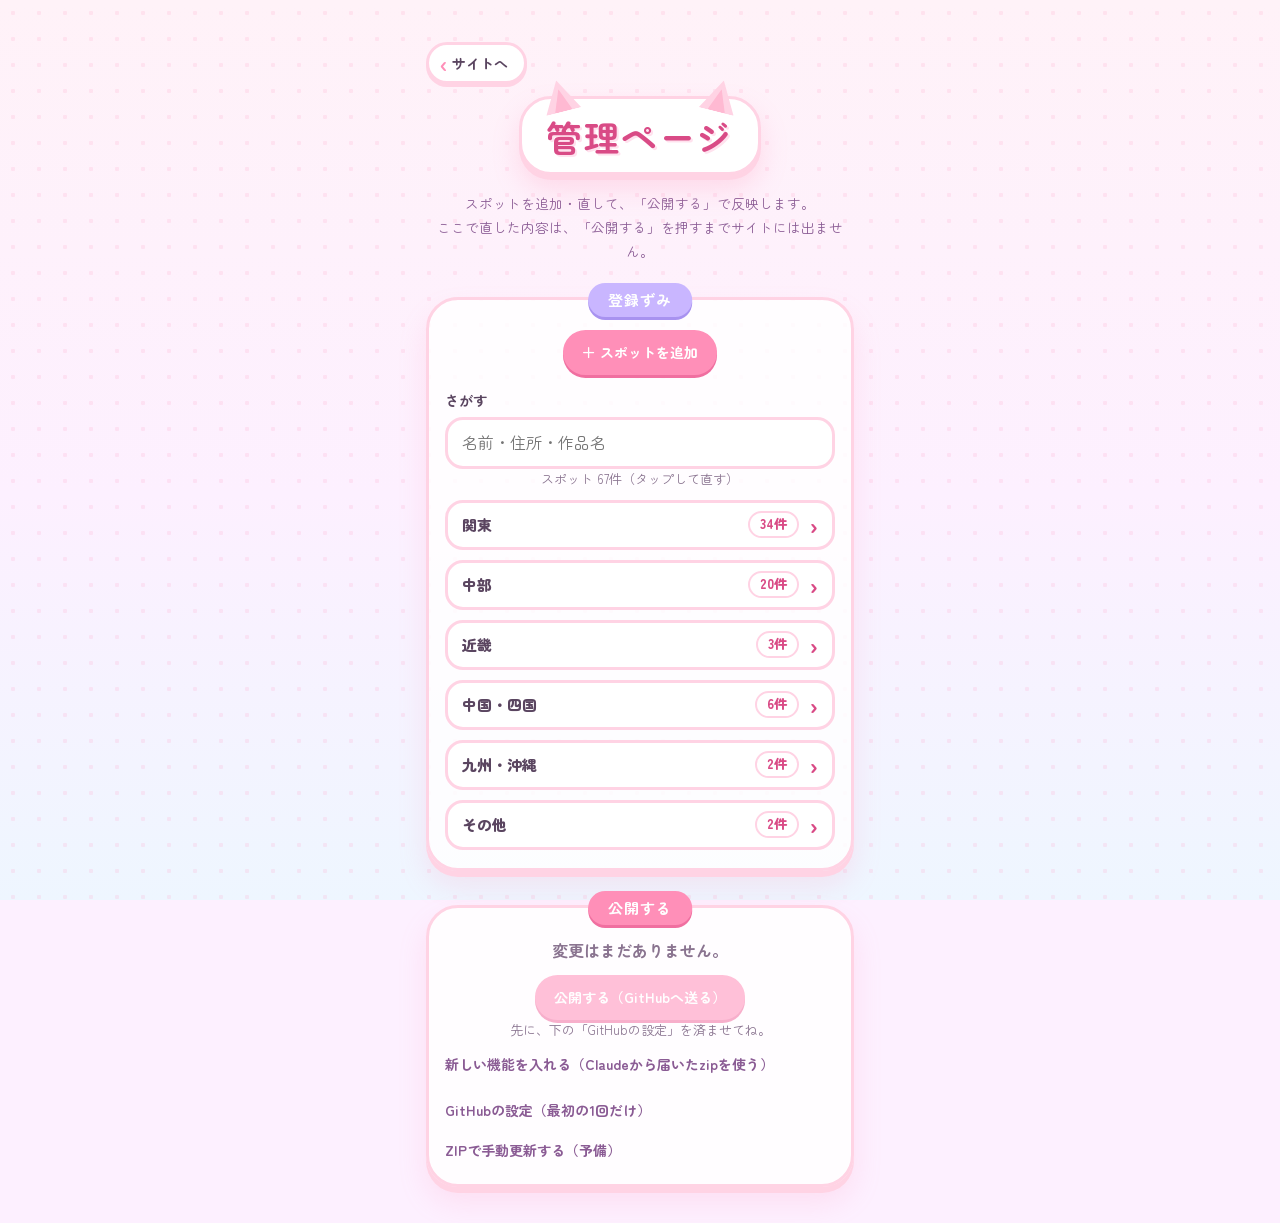
<file: admin/index.html>
<!DOCTYPE html>
<html lang="ja">
<head>
<meta charset="utf-8">
<meta name="viewport" content="width=device-width, initial-scale=1, viewport-fit=cover">
<meta name="robots" content="noindex,nofollow">
<meta name="color-scheme" content="light">
<meta name="theme-color" content="#ffe3ee">
<title>管理ページ｜聖ちぃ巡礼マップ</title>
<link rel="icon" href="data:,">
<link rel="preconnect" href="https://fonts.googleapis.com">
<link rel="preconnect" href="https://fonts.gstatic.com" crossorigin>
<link href="https://fonts.googleapis.com/css2?family=Zen+Maru+Gothic:wght@500;700&display=swap" rel="stylesheet">
<link rel="stylesheet" href="../css/style.css">
<link rel="stylesheet" href="admin.css">
</head>
<body>
<svg width="0" height="0" style="position:absolute" aria-hidden="true" focusable="false"><symbol id="paw" viewBox="0 0 24 24"><ellipse cx="12" cy="16.3" rx="6" ry="4.7"/><ellipse cx="4.8" cy="10.8" rx="2.5" ry="3.1"/><ellipse cx="9.3" cy="6.3" rx="2.6" ry="3.3"/><ellipse cx="14.7" cy="6.3" rx="2.6" ry="3.3"/><ellipse cx="19.2" cy="10.8" rx="2.5" ry="3.1"/></symbol></svg>
<main class="page admin">

<div class="rp-top">
<a class="back" href="../index.html"><span class="chev" aria-hidden="true">‹</span>サイトへ</a>
</div>

<header class="rp-head">
<div class="title-badge">
<span class="ear ear-l"></span><span class="ear ear-r"></span>
<h1 class="title">管理ページ</h1>
</div>
<p class="lead">スポットを追加・直して、「公開する」で反映します。<br>ここで直した内容は、「公開する」を押すまでサイトには出ません。</p>
</header>

<section class="card v-form" id="card-form" aria-labelledby="t-form">
<h2 id="t-form" class="pill">スポットを追加</h2>
<p class="backrow"><button type="button" class="btn" id="b-back">‹ 一覧にもどる</button></p>
<form id="spot-form" novalidate>
<p class="mode" id="mode" hidden></p>

<div class="field">
<label for="f-region">地方</label>
<select id="f-region"><option value="hokkaido">北海道</option><option value="tohoku">東北</option><option value="kanto">関東</option><option value="chubu">中部</option><option value="kinki">近畿</option><option value="chugoku-shikoku">中国・四国</option><option value="kyushu-okinawa">九州・沖縄</option><option value="other">その他</option></select>
</div>
<div class="field" id="wrap-name">
<label for="f-name">スポット名 <em>必須</em></label>
<input id="f-name" type="text" autocomplete="off">
</div>
<div class="field">
<label class="chk"><input type="checkbox" id="f-chain"> チェーン店</label>
<p class="hint">オンにすると、カードに「🏪 チェーン店」と出ます。住所や位置を決めたお店でも使えます。</p>
<div id="wrap-chn" hidden>
<label for="f-chainname">チェーン名（スポット名）<em>必須</em></label>
<input id="f-chainname" type="text" autocomplete="off" placeholder="例：HARBS">
<label for="f-branch">ちぃちゃんが行った店舗名</label>
<input id="f-branch" type="text" autocomplete="off" placeholder="例：ニュウマン高輪店">
<p class="hint">チェーン店のときは、スポット名の欄のかわりに、この2つを入れます。カードには「チェーン名 店舗名」とつながって出ます（いまの見た目と同じです）。行った人が「他の店舗」をえらぶときは、ここがちぃちゃんの店舗として一番上に出ます。</p>
<p class="hint" id="chn-pv"></p>
</div>
<label class="chk"><input type="checkbox" id="f-noplace"> 場所がきまっていない</label>
<p class="hint">オンにすると、住所と位置は入れなくてOKです。地図にピンは出さず、「近くのお店をさがす」ボタンで探せるようになります。</p>
<div id="wrap-more" hidden>
<label>その他の県（いくつでもえらべます）</label>
<div id="f-more" class="prefpick"></div>
<p class="hint">チェーン店が、住所の県のほかにもあるときにえらんでね。同じ地方のほかの県も、ほかの地方の県もえらべます。えらんだ県がある地方のページにも、「その他」ラベルつきで出ます（下のほうに並びます）。</p>
</div>
<div id="wrap-pref" hidden>
<label>都道府県（いくつでもえらべます）</label>
<div id="f-pref" class="prefpick"></div>
<p class="hint">わかるときだけえらんでね（チェックはいくつでもOK）。「その他」以外の地方では、「場所がきまっていない」のときにえらべて、えらぶとその県のボタンで絞り込んだときに出ます（えらばないと、どの県の絞り込みでも出ます）。「その他」では、えらぶとその県のボタンが出ます。海外などは、えらばなくてOKです。</p>
</div>
</div>
<div class="field">
<label for="f-addr">住所 <em id="em-addr">必須</em></label>
<input id="f-addr" type="text" autocomplete="off" placeholder="例：東京都渋谷区神宮前3-5-1">
</div>
<div class="field">
<span class="lab">作品名・メニュー名（いくつでもOK）</span>
<div id="works"></div>
<div class="btns"><button type="button" class="btn" id="b-addwork">＋ メニューを足す</button></div>
</div>
<div class="field">
<label for="f-tabelog">🍴食べログのリンク（あれば）</label>
<input id="f-tabelog" type="text" inputmode="url" placeholder="https://tabelog.com/...">
</div>
<div class="field">
<label for="f-hp">🔗ホームページのリンク（あれば）</label>
<input id="f-hp" type="text" inputmode="url" placeholder="https://...">
</div>
<div class="field">
<label for="f-insta">Instagramのリンク（あれば）</label>
<input id="f-insta" type="text" inputmode="url" placeholder="https://www.instagram.com/...">
</div>
<div class="field">
<label for="f-note">ひとこと</label>
<textarea id="f-note" rows="3"></textarea>
</div>
<div class="field">
<span class="lab">引用先（いくつでもOK）</span>
<div id="srcs"></div>
<div class="btns"><button type="button" class="btn" id="b-addsrc">＋ 引用先を足す</button></div>
<p class="hint">名前・リンク・投稿日は、どれも空でかまいません。ぜんぶ空の行は保存しません。</p>
</div>

<div class="field" id="wrap-br" hidden>
<span class="lab">店舗リスト（行った店舗として、えらべるお店）</span>
<div id="brs"></div>
<div class="btns"><button type="button" class="btn" id="b-addbr">＋ 店舗を足す</button></div>
<p class="hint">店舗名と住所を入れて「位置をさがす」を押すと、行った人の地図にピンが出ます。位置がなくても保存できます。</p>
</div>

<div class="field" id="wrap-pos">
<span class="lab">位置 <em>必須</em></span>
<div class="btns">
<button type="button" class="btn" id="b-search">住所から位置をさがす</button>
<button type="button" class="btn" id="b-pick">地図でえらぶ</button>
</div>
<p class="hint" id="pos-msg" role="status">まだ決まっていません。</p>
<div id="pickmap" class="pickmap" hidden></div>
<details>
<summary>位置を数字で直す</summary>
<div class="two">
<div><label for="f-lon">経度</label><input id="f-lon" type="text" inputmode="decimal" autocomplete="off"></div>
<div><label for="f-lat">緯度</label><input id="f-lat" type="text" inputmode="decimal" autocomplete="off"></div>
</div>
</details>
</div>

<div class="field">
<label for="f-photos">写真（なくてもOK）</label>
<input id="f-photos" type="file" accept="image/*" multiple>
<p class="hint">人の顔や自宅が写っていないか、公開してよい写真かを確認してね。大きい写真は自動で小さくして、撮影した場所の情報も消します。</p>
<ul class="thumbs" id="thumbs"></ul>
</div>

<p class="err" id="f-err" role="alert"></p>
<div class="btns">
<button type="submit" class="btn btn-main" id="b-save">追加する</button>
<button type="button" class="btn" id="b-cancel">やめる</button>
<button type="button" class="btn btn-del" id="b-del" hidden>このスポットを削除</button>
</div>
</form>
</section>

<section class="card v-home" aria-labelledby="t-list">
<h2 id="t-list" class="pill pill-lav">登録ずみ</h2>
<div class="btns center"><button type="button" class="btn btn-main" id="b-new">＋ スポットを追加</button></div>
<div class="field qwrap" id="q-wrap" hidden><label for="q">さがす</label><input id="q" type="search" autocomplete="off" placeholder="名前・住所・作品名"></div>
<p class="hint center" id="list-msg" role="status">読み込み中…</p>
<p class="undo" id="undo" role="status" hidden></p>
<div id="list"></div>
</section>

<section class="card v-home" aria-labelledby="t-build">
<h2 id="t-build" class="pill">公開する</h2>
<p class="dirty" id="dirty" role="status">変更はまだありません。</p>
<div class="btns center">
<button type="button" class="btn btn-main" id="b-pub" disabled>公開する（GitHubへ送る）</button>
</div>
<p class="hint center" id="pub-msg" role="status">先に、下の「GitHubの設定」を済ませてね。</p>

<details id="zip-up">
<summary>新しい機能を入れる（Claudeから届いたzipを使う）</summary>
<p class="hint">Claudeから「chii-site.zip」が届いたときに、ここで選んで送ります。スポットのデータと写真はそのまま残ります。先に「GitHubの設定」を済ませてね。</p>
<div class="field"><input id="f-zip" type="file" accept=".zip,application/zip"></div>
<div class="btns center"><button type="button" class="btn" id="b-gh-zip" disabled>zipの中身を送る</button></div>
</details>

<details id="gh-set">
<summary>GitHubの設定（最初の1回だけ）</summary>
<ol class="steps">
<li><b>GitHub でリポジトリを作る</b>：右上の「＋」→「New repository」。名前は自由（例：chii-site）。<b>「Add a README file」にチェック</b>を入れて作ります（空のままだと送れません）。</li>
<li><b>トークン（鍵）を作る</b>：GitHub の「Settings」→「Developer settings」→「Personal access tokens」→「Fine-grained tokens」→「Generate new token」。「Repository access」は <b>Only select repositories</b> で、いま作ったリポジトリだけを選びます。「Permissions」→「Repository permissions」の <b>Contents</b> を <b>Read and write</b> にして作成し、表示された文字列をコピーします（もう一度は見られません）。</li>
<li><b>下の3つの欄に入れる</b>：「ユーザー名/リポジトリ名」「ブランチ」「トークン」を入れて、「保存して接続テスト」を押します。</li>
<li>テストが通ったら、<b>「サイト全体を送る（最初の1回）」</b>を押します。サイトの全ファイルとスポットの写真が GitHub に入ります。</li>
<li><b>Cloudflare Pages を GitHub につなぐ</b>：Cloudflare の「Workers &amp; Pages」→「Create」→「Pages」→「Connect to Git」で、このリポジトリを選びます。「Framework preset」は None、「Build command」は空、「Build output directory」は <b>/</b> にして「Save and Deploy」。</li>
<li>できあがったアドレス（○○.pages.dev）が、これからの公開アドレスです。以前のアドレスと違う場合は、新しい方を使ってね。</li>
</ol>
<div class="field"><label for="f-gh-repo">ユーザー名/リポジトリ名</label><input id="f-gh-repo" type="text" autocomplete="off" autocapitalize="off" spellcheck="false" placeholder="例：yourname/chii-site"></div>
<div class="field"><label for="f-gh-branch">ブランチ</label><input id="f-gh-branch" type="text" autocomplete="off" autocapitalize="off" spellcheck="false" value="main"></div>
<div class="field"><label for="f-gh-token">トークン</label><input id="f-gh-token" type="password" autocomplete="off" autocapitalize="off" spellcheck="false" placeholder="github_pat_…"></div>
<p class="hint">トークンは、いま使っているこの端末のブラウザにだけ保存します（サイトや GitHub には出ません）。別の端末で使うときは、そこでもう一度入れてね。共有のパソコンでは、使い終わったら下の「設定を消す」を押してください。</p>
<div class="btns">
<button type="button" class="btn btn-main" id="b-gh-test">保存して接続テスト</button>
<button type="button" class="btn" id="b-gh-full" disabled>サイト全体を送る（最初の1回）</button>
<button type="button" class="btn btn-del" id="b-gh-clear">設定を消す</button>
</div>
<p class="hint" id="gh-msg" role="status"></p>
</details>

<details>
<summary>ZIPで手動更新する（予備）</summary>
<div class="btns center" style="margin-top:10px">
<button type="button" class="btn" id="b-build">更新ファイルを作る</button>
</div>
<p class="hint center" id="build-msg" role="status"></p>
<div class="btns center"><a class="btn btn-main" id="dl" hidden>ZIPを保存する</a></div>
<ol class="steps">
<li>「更新ファイルを作る」を押して、できたZIPを保存します。</li>
<li>Cloudflare で、ZIPを直接アップロードする方式のプロジェクトを開き、「新しいデプロイを作成（Create new deployment）」にZIPをドラッグ＆ドロップします。</li>
</ol>
<p class="hint center">GitHub につないだプロジェクトには、ZIPのアップロードは使えません。</p>
<details>
<summary>spots.js の中身を見る</summary>
<textarea id="js-out" rows="10" readonly spellcheck="false"></textarea>
</details>
</details>
</section>

</main>
<script src="admin.js"></script>
</body>
</html>
</file>
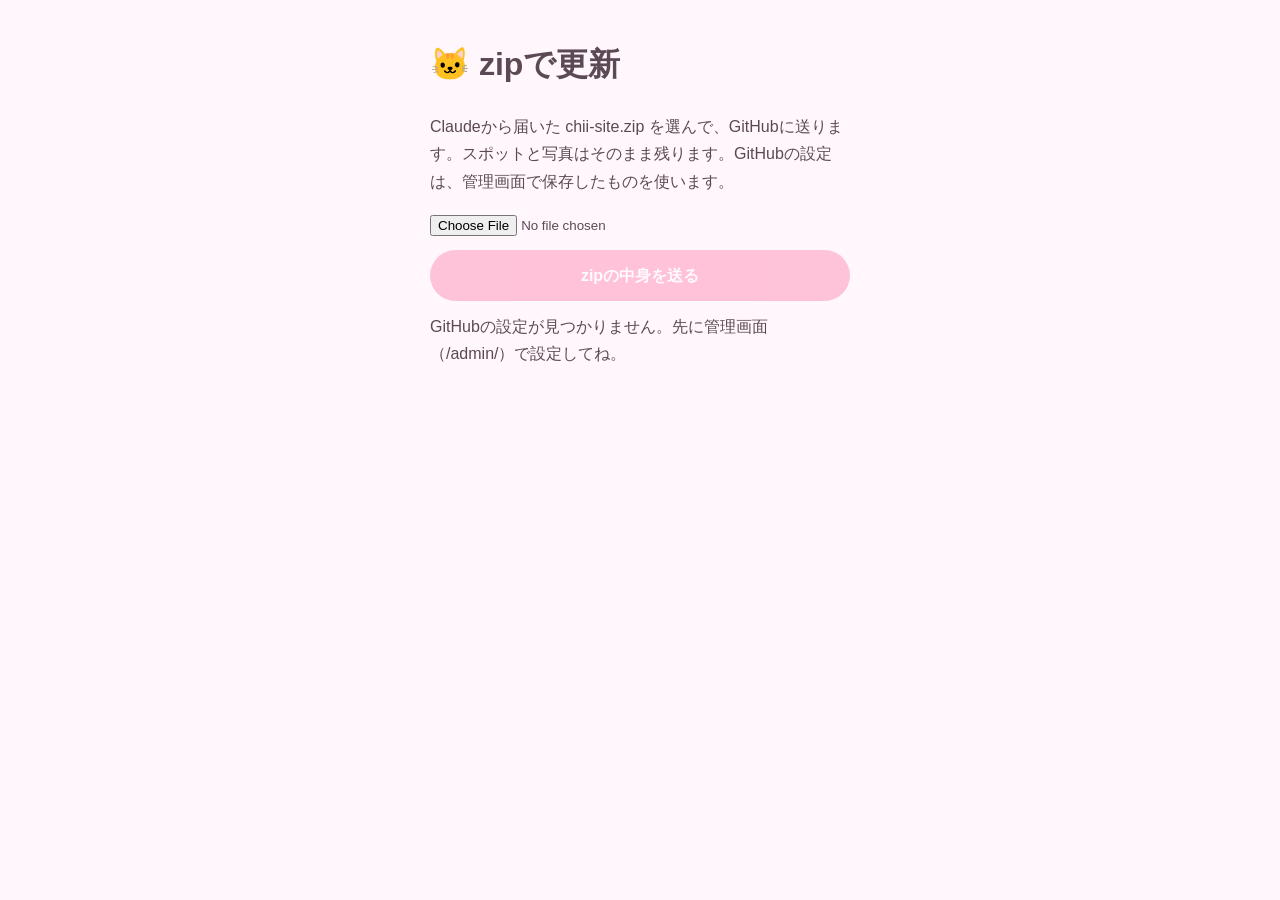
<file: admin/update.html>
<!doctype html><html lang="ja"><head><meta charset="utf-8"><meta name="viewport" content="width=device-width,initial-scale=1"><meta name="robots" content="noindex"><title>zipで更新</title>
<style>body{font:16px/1.7 sans-serif;max-width:420px;margin:0 auto;padding:16px;background:#fff7fb;color:#5b4a55}button{font:inherit;font-weight:700;padding:12px;width:100%;border:0;border-radius:99px;background:#ff8fb8;color:#fff;margin-top:12px}button:disabled{opacity:.5}#m{white-space:pre-wrap;margin-top:12px}</style></head><body>
<h1>🐱 zipで更新</h1>
<p>Claudeから届いた chii-site.zip を選んで、GitHubに送ります。スポットと写真はそのまま残ります。GitHubの設定は、管理画面で保存したものを使います。</p>
<input type="file" id="z" accept=".zip"><button id="go" disabled>zipの中身を送る</button><p id="m"></p>
<script>
var $=function(i){return document.getElementById(i)},m=$('m'),gh=null;
try{gh=JSON.parse(localStorage.getItem('chii-admin-gh-v1'))}catch(e){}
if(!gh||!gh.repo||!gh.token)m.textContent='GitHubの設定が見つかりません。先に管理画面（/admin/）で設定してね。';
$('z').onchange=function(){$('go').disabled=!(gh&&gh.token&&$('z').files.length)};
function api(p,o){o=o||{};return fetch('https://api.github.com/repos/'+gh.repo+p,{method:o.method||'GET',headers:{Authorization:'Bearer '+gh.token,Accept:'application/vnd.github+json','Content-Type':'application/json'},body:o.body?JSON.stringify(o.body):void 0}).then(function(r){return r.json().then(function(j){if(!r.ok)throw new Error(r.status+' '+(j.message||''));return j})})}
function b64(u8){return new Promise(function(ok){var f=new FileReader();f.onload=function(){ok(f.result.split(',')[1])};f.readAsDataURL(new Blob([u8]))})}
function readZip(file){return file.arrayBuffer().then(function(buf){var dv=new DataView(buf),u=new Uint8Array(buf),n=u.length,e=-1,i;for(i=n-22;i>=Math.max(0,n-70000);i--)if(dv.getUint32(i,true)===0x06054b50){e=i;break}
if(e<0)throw new Error('zipとして読めません');var c=dv.getUint16(e+10,true),o=dv.getUint32(e+16,true),L=[];
for(var k=0;k<c;k++){var me=dv.getUint16(o+10,true),cs=dv.getUint32(o+20,true),nl=dv.getUint16(o+28,true),el=dv.getUint16(o+30,true),cl=dv.getUint16(o+32,true),lo=dv.getUint32(o+42,true);L.push({n:new TextDecoder().decode(u.subarray(o+46,o+46+nl)),me:me,cs:cs,lo:lo});o+=46+nl+el+cl}
return L.reduce(function(p,t){return p.then(function(a){if(/\/$/.test(t.n))return a;var st=t.lo+30+dv.getUint16(t.lo+26,true)+dv.getUint16(t.lo+28,true),raw=u.subarray(st,st+t.cs);
var d=t.me===0?Promise.resolve(raw):new Response(new Blob([raw]).stream().pipeThrough(new DecompressionStream('deflate-raw'))).arrayBuffer().then(function(b){return new Uint8Array(b)});
return d.then(function(x){a.push({p:t.n.replace(/^\.?\//,''),d:x});return a})})},Promise.resolve([]))})}
$('go').onclick=function(){var b=$('go');b.disabled=true;m.textContent='読んでいます…';var br=gh.branch||'main';
readZip($('z').files[0]).then(function(L){L=L.filter(function(x){return x.p&&!/(^|\/)\.|__MACOSX/.test(x.p)&&x.p!=='js/spots.js'&&!/^photos\//.test(x.p)});
if(!L.some(function(x){return x.p==='index.html'}))throw new Error('index.html が入っていません');
var head,base,tree=[],i=0;
return api('/git/ref/heads/'+br).then(function(r){head=r.object.sha;return api('/git/commits/'+head)}).then(function(c){base=c.tree.sha;
return L.reduce(function(p,x){return p.then(function(){m.textContent='送っています… '+(++i)+' / '+L.length;return b64(x.d).then(function(s){return api('/git/blobs',{method:'POST',body:{content:s,encoding:'base64'}})}).then(function(r){tree.push({path:x.p,mode:'100644',type:'blob',sha:r.sha})})})},Promise.resolve())})
.then(function(){return api('/git/trees',{method:'POST',body:{base_tree:base,tree:tree}})}).then(function(t){return api('/git/commits',{method:'POST',body:{message:'zipで更新',tree:t.sha,parents:[head]}})}).then(function(c){return api('/git/refs/heads/'+br,{method:'PATCH',body:{sha:c.sha}})})
.then(function(){m.textContent='送れました ✓ 1〜2分で公開されます。'})}).catch(function(e){m.textContent='うまくいきませんでした：'+(e.message||e);b.disabled=false})};
</script></body></html>
</file>
<file: css/style.css>
/* 聖ちぃ巡礼マップ - トップページ */
:root{
  --plum:#5a4560;
  --pink:#ff8fb8;
  --pink-d:#d94b86;
  --line:#ffd3e4;
  --soft:#fff3f8;
  --lav:#c9b6ff;
}
*,*::before,*::after{box-sizing:border-box}
html{-webkit-text-size-adjust:100%;text-size-adjust:100%}
html{background:#fdf0ff}
body{
  margin:0;min-height:100vh;min-height:100dvh;
  color:var(--plum);
  font-family:"Zen Maru Gothic","Hiragino Maru Gothic ProN","Yu Gothic","Meiryo",system-ui,sans-serif;
  line-height:1.6;
  background:linear-gradient(180deg,#fff2f8 0%,#fdf0ff 55%,#eef6ff 100%);
  background-attachment:fixed;
  overflow-x:hidden;
}
body::before{ /* 水玉 */
  content:"";position:fixed;inset:0;pointer-events:none;
  background-image:radial-gradient(rgba(255,170,205,.22) 2px,transparent 2.5px);
  background-size:26px 26px;
}

/* 背景の肉球 */
.bg{position:fixed;inset:0;overflow:hidden;pointer-events:none}
.bgpaw{position:absolute;left:var(--x);top:var(--y);width:var(--s);height:var(--s);color:#ffb5cf;opacity:.38;
  transform:rotate(var(--r));animation:floaty 5s ease-in-out var(--d) infinite alternate}
.bgpaw svg{width:100%;height:100%;fill:currentColor;display:block}
@keyframes floaty{from{transform:translateY(0) rotate(var(--r))}to{transform:translateY(-12px) rotate(var(--r))}}

.page{position:relative;z-index:1;max-width:460px;margin:0 auto;
  padding:calc(env(safe-area-inset-top,0px) + 26px) 16px calc(env(safe-area-inset-bottom,0px) + 36px)}

/* ヘッダー */
.hero{text-align:center}
.title-wrap{position:relative;display:inline-block;margin-top:34px}
.age-bubble{position:absolute;left:14px;top:-58px;z-index:3;width:88px;height:54px;transform:rotate(0deg);pointer-events:none;
  animation:bub 4s ease-in-out infinite}
.age-cloud{position:absolute;inset:0;width:100%;height:100%;overflow:visible;filter:drop-shadow(0 2px 0 rgba(255,195,218,.7))}
.age-bubble span{position:absolute;left:2px;right:0;top:14px;line-height:16px;text-align:center;font-size:12px;font-weight:700;color:#8a5b94;white-space:nowrap}
.tcat{display:inline-block;width:1.2em;height:.97em;vertical-align:-.15em;margin-right:.1em;overflow:visible;animation:cbob 4s ease-in-out infinite}
.smouth{transform-box:fill-box;transform-origin:50% 0;transform:scaleY(.65)}
.tmouth{transform-box:fill-box;transform-origin:50% 0;animation:talk 4s linear infinite}
@keyframes talk{0%,48%,100%{transform:scaleY(.25)}4%{transform:scaleY(1)}8%{transform:scaleY(.3)}12%{transform:scaleY(1)}16%{transform:scaleY(.35)}20%{transform:scaleY(1)}24%{transform:scaleY(.3)}28%{transform:scaleY(1)}32%{transform:scaleY(.35)}36%{transform:scaleY(1)}40%{transform:scaleY(.3)}44%{transform:scaleY(.9)}}
@keyframes cbob{0%,48%,100%{transform:translateY(0) rotate(0)}6%,18%,30%,42%{transform:translateY(-1px) rotate(-3deg)}12%,24%,36%{transform:translateY(0) rotate(2deg)}}
@keyframes bub{0%,48%,100%{transform:rotate(0deg) scale(1)}6%,18%,30%,42%{transform:rotate(0deg) scale(1.04)}12%,24%,36%{transform:rotate(0deg) scale(1)}}
@media (prefers-reduced-motion:reduce){.tcat,.tmouth,.age-bubble{animation:none}.tmouth{transform:scaleY(.8)}}
.title-badge{position:relative;display:inline-block;isolation:isolate;margin-top:0;
  padding:13px 24px 11px;background:#fff;border:3px solid var(--line);border-radius:32px;
  box-shadow:0 5px 0 var(--line),0 14px 26px rgba(255,143,184,.25)}
.ear{position:absolute;top:-19px;width:36px;height:32px;z-index:-1;background:var(--line);
  clip-path:polygon(50% 0,0 100%,100% 100%)}
.ear::after{content:"";position:absolute;left:9px;right:9px;top:9px;bottom:0;background:#ffb9d2;
  clip-path:polygon(50% 0,0 100%,100% 100%)}
.ear-l{left:20px;transform:rotate(-14deg)}
.ear-r{right:20px;transform:rotate(14deg)}
.title{white-space:nowrap;margin:0;font-size:clamp(25px,7.6vw,33px);font-weight:700;letter-spacing:.04em;line-height:1.35;
  color:var(--pink-d);text-shadow:2px 2px 0 #ffe2ee}
.subtitle{margin:20px 0 0;display:flex;align-items:center;justify-content:center;gap:8px;
  font-size:clamp(15px,4.4vw,18px);font-weight:700;color:#8a5b94}
.pico{width:18px;height:18px;fill:#ffa9c8;flex:none}
.pico:last-child{transform:rotate(18deg)}
.pico:first-child{transform:rotate(-18deg)}

/* カード */
.card{position:relative;margin-top:34px;background:rgba(255,255,255,.82);border:3px solid var(--line);
  border-radius:32px;box-shadow:0 6px 0 var(--line),0 16px 28px rgba(255,143,184,.18)}
.pill{position:absolute;left:50%;top:-17px;transform:translateX(-50%);margin:0;white-space:nowrap;
  padding:5px 20px;border-radius:999px;background:var(--pink);color:#fff;font-size:15px;font-weight:700;
  letter-spacing:.06em;box-shadow:0 3px 0 #f06fa0}
.pill-lav{background:var(--lav);box-shadow:0 3px 0 #a892f0}
.map-card{padding:24px 8px 8px}
.map{display:block;width:100%;height:auto}

/* 地図の各地方 */
.region{cursor:pointer;outline:none;-webkit-tap-highlight-color:transparent;transition:transform .2s ease}
.region .shape{fill:var(--c);stroke:#fff;stroke-width:2.5;stroke-linejoin:round;transition:fill .2s ease}
.region.is-active{transform:translateY(-2px)}
.region.is-active .shape{fill:var(--c-hi)}
.region:focus-visible .shape{stroke:var(--pink-d);stroke-width:3.5}
.lbl{font-family:inherit;font-weight:700;fill:var(--plum);paint-order:stroke;stroke:#fff;stroke-width:3px;
  stroke-linejoin:round;pointer-events:none}
[data-region="hokkaido"],.r-hokkaido{--c:#cfe6ff;--c-hi:#b3d5fb}
[data-region="tohoku"],.r-tohoku{--c:#d6f0d0;--c-hi:#bde5b4}
[data-region="kanto"],.r-kanto{--c:#ffd4e3;--c-hi:#ffb9d2}
[data-region="chubu"],.r-chubu{--c:#fff0b5;--c-hi:#ffe58f}
[data-region="kinki"],.r-kinki{--c:#e4d3ff;--c-hi:#d1b9ff}
[data-region="chugoku-shikoku"],.r-chugoku-shikoku{--c:#ffdcc4;--c-hi:#ffc8a3}
[data-region="kyushu-okinawa"],.r-kyushu-okinawa{--c:#c6f0ec;--c-hi:#a6e5df}
[data-region="other"],.r-other{--c:#e9e5f3;--c-hi:#d8d2e8}

/* ねこ */
.cat-bob{animation:bob 3.2s ease-in-out infinite alternate}
.tail{transform-box:fill-box;transform-origin:0% 100%;animation:wag 1.8s ease-in-out infinite alternate}
@keyframes bob{from{transform:translateY(0)}to{transform:translateY(-4px)}}
@keyframes wag{from{transform:rotate(-8deg)}to{transform:rotate(10deg)}}

/* 地方リスト */
.list-card{padding:30px 14px 16px}
.rlist{list-style:none;margin:0;padding:0;display:grid;grid-template-columns:minmax(0,1fr) minmax(0,1fr);gap:14px 12px}
.rlist li:last-child{grid-column:1/-1}
.rbtn{display:flex;align-items:center;gap:8px;min-height:58px;padding:9px 10px;border-radius:22px;
  background:#fff;border:3px solid var(--line);box-shadow:0 4px 0 var(--line);color:var(--plum);
  text-decoration:none;font-weight:700;font-size:15px;white-space:nowrap;-webkit-tap-highlight-color:transparent;
  transition:transform .15s ease,box-shadow .15s ease,border-color .15s ease}
.rbtn .dot{flex:none;display:grid;place-items:center;width:32px;height:32px;border-radius:50%;
  background:var(--c);box-shadow:inset 0 0 0 2px rgba(255,255,255,.7)}
.rbtn .dot svg{width:18px;height:18px;fill:#fff;filter:drop-shadow(0 1px 0 rgba(90,69,96,.18))}
.rbtn .name{line-height:1.25}
.rbtn{position:relative}
.rbtn .cnt{position:absolute;top:-9px;right:-3px;min-width:24px;padding:1px 8px;border-radius:999px;background:#fff;border:2.5px solid var(--c-hi);color:var(--pink-d);font-size:12.5px;font-weight:800;line-height:1.45;text-align:center;font-variant-numeric:tabular-nums;box-shadow:0 2px 0 var(--line)}
.rbtn .cnt.is-zero{color:#c9b3c0;border-color:var(--line);font-weight:700}
.rbtn .arrow{margin-left:auto;font-size:20px;line-height:1;color:#e0a7c1}
.rbtn.is-active,.rbtn:active{transform:translateY(2px);box-shadow:0 2px 0 var(--line);border-color:var(--c-hi)}
.rbtn:focus-visible{outline:3px solid var(--pink-d);outline-offset:2px}

/* フッター */
.foot{margin-top:30px;text-align:center;font-size:12.5px;color:#a58aa9}
.foot p{margin:0}
.paws{font-size:15px;letter-spacing:.3em;margin-bottom:4px!important;opacity:.7}

/* タップ時の肉球 */
.paw-pop{position:fixed;z-index:20;width:34px;height:34px;margin:-17px 0 0 -17px;pointer-events:none;
  fill:#ff8fb8;animation:pop .6s ease-out forwards}
@keyframes pop{0%{transform:scale(.3) rotate(-20deg);opacity:0}30%{opacity:1}100%{transform:scale(1.5) translateY(-14px) rotate(14deg);opacity:0}}

@media (max-width:359px){
  .title{font-size:6.2vw}
  .title-badge{padding:12px 16px 10px}
  .rlist{gap:10px}
  .rbtn{font-size:14px;gap:6px;padding:8px}
  .rbtn .dot{width:28px;height:28px}
  .rbtn .dot svg{width:16px;height:16px}
  .rbtn .arrow{display:none}
}
@media (min-width:480px){
  .page{padding-top:40px}
}
@media (prefers-reduced-motion:reduce){
  *,*::before,*::after{animation:none!important;transition:none!important}
}

[hidden]{display:none!important}
/* ================= 地方ページ ================= */
.rp-top{display:flex;align-items:center;justify-content:space-between;gap:10px;margin-top:2px}
.back{display:inline-flex;align-items:center;gap:4px;min-height:42px;padding:6px 16px 6px 10px;border-radius:999px;background:#fff;
  border:3px solid var(--line);box-shadow:0 3px 0 var(--line);color:var(--plum);text-decoration:none;font-weight:700;font-size:14px;
  -webkit-tap-highlight-color:transparent}
.back .chev{font-size:22px;line-height:1;color:var(--pink)}
.back:active{transform:translateY(2px);box-shadow:0 1px 0 var(--line)}
.back:focus-visible,.btn:focus-visible,.lb:focus-visible{outline:3px solid var(--pink-d);outline-offset:2px}
.brand{font-size:13px;font-weight:700;color:#a37cae;text-decoration:none;white-space:nowrap}
.rp-head{text-align:center;margin-top:12px}
.rp-head .title{font-size:clamp(28px,8.4vw,36px)}
.prefs{margin:16px 6px 0;font-size:13px;line-height:1.7;color:#8a5b94}
.stats{display:flex;justify-content:center;flex-wrap:wrap;gap:8px;margin:14px 0 0;padding:0;list-style:none}
.stats li{padding:4px 14px;border-radius:999px;background:#fff;border:2px solid var(--line);font-size:13px;font-weight:700}
.stats b{color:var(--pink-d);font-size:15px;font-variant-numeric:tabular-nums}

.mini{display:block;width:100%;height:auto;border-radius:22px;background:linear-gradient(#e9f6ff,#f6efff)}
.mini .shape{fill:#fff;fill-opacity:.92;stroke:#ffe0ec;stroke-width:1.5px;stroke-linejoin:round}
.mini .shape.cur{fill:var(--c);fill-opacity:1;stroke:#fff;stroke-width:2.5px}
.mini .inset{fill:#fff;fill-opacity:.7;stroke:#ffc9dc;stroke-width:2px;stroke-dasharray:5 4}
.mini .pref-l{fill:none;stroke:#fff;stroke-width:1.5px;stroke-linejoin:round;stroke-linecap:round;pointer-events:none}
.mini .pref-t{font-family:inherit;font-weight:700;fill:var(--plum);text-anchor:middle;dominant-baseline:central;paint-order:stroke;stroke:#fff;stroke-opacity:.85;stroke-linejoin:round;pointer-events:none}
.mini .lake{fill:#e3f3ff;stroke:#fff;stroke-width:.3px;stroke-linejoin:round}
.mini .note{font-family:inherit;font-weight:700;fill:var(--plum);text-anchor:middle}
.pin-c{fill:var(--pink-d);stroke:#fff}
.pin-p{fill:#fff}
.pref-hit{fill:#fff;fill-opacity:0;stroke:none;cursor:pointer;-webkit-tap-highlight-color:transparent}
.pref-hit:hover{fill-opacity:.22}
.pref-hit.is-on{fill:#fff;fill-opacity:.0;stroke:#ff8fb8;stroke-width:3px;vector-effect:non-scaling-stroke}
.mini.zoomed .pref-hit:not(.is-on){fill:#fff;fill-opacity:.0}
.mini{transition:none}
.prefbar{display:flex;flex-wrap:wrap;gap:8px;margin:12px 2px 2px;padding:0;list-style:none}
.pchip{appearance:none;font:inherit;font-size:14px;font-weight:700;color:var(--pink-d);background:#fff;border:2.5px solid var(--line);border-radius:999px;padding:6px 12px;min-height:40px;cursor:pointer;box-shadow:0 3px 0 var(--line);display:inline-flex;align-items:center;gap:6px}
.pchip b{font-size:12px;background:#ffe3ee;border-radius:999px;padding:1px 7px;font-variant-numeric:tabular-nums}
.pchip[aria-pressed="true"]{background:var(--pink);border-color:var(--pink);color:#fff;box-shadow:0 3px 0 #f06fa0}
.pchip[aria-pressed="true"] b{background:#fff;color:var(--pink-d)}
.pchip:focus-visible{outline:3px solid var(--pink-d);outline-offset:2px}
.pchip.is-empty:not([aria-pressed="true"]){opacity:.65}
.pin{cursor:pointer;outline:none}
.pin-hit{fill:transparent;stroke:none}
.pin.is-clu{display:none}
html,body,a,button,select,label,summary,.pref-hit,.chip,.spot{touch-action:manipulation}
.mini{touch-action:manipulation}.mini.zm{touch-action:none}
.mapwrap{position:relative}
.maphint,.mapreset{position:absolute;right:10px;font:inherit;font-size:12px;font-weight:700;color:var(--plum);background:rgba(255,255,255,.88);border-radius:999px;padding:3px 10px;pointer-events:none}
.maphint{bottom:10px}.mapwrap.is-zm .maphint{display:none}
.mapreset{top:10px;display:none;pointer-events:auto;border:2px solid var(--line);cursor:pointer;min-height:32px}
.mapwrap.is-zm .mapreset{display:block}
.clu{cursor:pointer;outline:none}
.clu-c{fill:#ff6fa5;stroke:#fff}
.clu-t{fill:#fff;font-family:inherit;font-weight:800;text-anchor:middle;dominant-baseline:central;pointer-events:none}
.clu:focus-visible .clu-c{stroke:#5a4560}
.clubar{display:flex;align-items:center;justify-content:space-between;gap:10px;margin:0 0 10px;padding:8px 10px 8px 14px;border-radius:18px;background:#fff0f6;border:2px dashed var(--pink);font-size:13.5px;font-weight:700;color:var(--pink-d)}
.clubar button{flex:none}
.pin-ring{fill:none;stroke:#ffd23f;stroke-width:1.4px;opacity:0;pointer-events:none}
.pin.is-done .pin-c{fill:#4fc3a8}
.pin.is-sel .pin-c{fill:#ffb020}
.pin.is-sel.is-done .pin-c{fill:#4fc3a8;stroke:#ffb020}
.pin.is-sel .pin-p{fill:#fff}
.pin.is-sel .pin-body{transform:scale(1.5);transform-box:fill-box;transform-origin:center;animation:pinhop .5s ease-out}
.pin.is-sel .pin-ring{opacity:.9;animation:pinring 1.4s ease-out infinite}
.pin:focus-visible .pin-c{stroke:#5a4560}
@keyframes pinhop{0%{transform:scale(1) translateY(0)}40%{transform:scale(1.6) translateY(-3px)}100%{transform:scale(1.5)}}
@keyframes pinring{0%{transform:scale(1);opacity:.9}100%{transform:scale(2.4);opacity:0}}
.pin-ring{transform-box:fill-box;transform-origin:center}
.spot{transition:border-color .2s,box-shadow .2s,transform .2s}.spot.is-flip{transition:border-color .2s,box-shadow .2s}.spot.is-flip{position:relative;z-index:1}.spot.is-lift{z-index:2}
.sp-oth{flex:none;font-size:11px;font-weight:800;color:#7d5cc0;background:#efe6fb;border-radius:999px;padding:2px 8px}
.chain{margin:4px 0 0;font-size:13px;font-weight:700;color:#9a7ad6}
.src{margin:6px 0 0;font-size:13px;color:#8a7683;line-height:1.7;overflow-wrap:anywhere}.src{display:flex;align-items:flex-start;gap:0}.src .nw{white-space:nowrap;flex:none}.src .bd{flex:1;min-width:0}.src .dt{white-space:nowrap;display:inline-block;margin-left:2px}.src a{color:var(--pink-d);font-weight:700}
.spot.is-sel{border-color:#ffb020;box-shadow:0 4px 0 #ffd98a;transform:translateY(-2px)}
.spot:focus-visible{outline:3px solid var(--pink-d);outline-offset:2px}
@media (prefers-reduced-motion:reduce){.pin.is-sel .pin-body,.pin.is-sel .pin-ring{animation:none}}

.spots{list-style:none;margin:0;padding:0;display:grid;gap:18px}
.spots-card{padding:30px 14px 18px}
.spot{display:block;padding:10px 12px;background:#fff;border:3px solid var(--line);border-radius:26px;box-shadow:0 4px 0 var(--line)}
.spot h3{margin:0;font-size:17px;line-height:1.4}
.spot-head{display:flex;align-items:center;gap:12px;width:100%;min-height:64px;padding:0;background:none;border:0;font:inherit;color:inherit;text-align:left;cursor:pointer;border-radius:18px}
.sp-h{position:relative}.sp-gap{flex:none;width:58px;height:36px}.sp-h .btn-pn{position:absolute;right:36px;top:50%;margin-top:-18px;width:36px;min-width:36px;height:36px;min-height:36px;padding:0;font-size:17px;border-width:2px;box-shadow:none}.sp-h .btn-pn.is-done{box-shadow:0 2px 0 #e6a817}
.spot-head:focus-visible{outline:3px solid var(--pink-d);outline-offset:3px}
.sp-th{flex:none;width:64px;height:64px;border-radius:16px;border:3px solid var(--line);overflow:hidden;background:var(--c,#fde);display:flex;align-items:center;justify-content:center}
.sp-th img{display:block;width:100%;height:100%;object-fit:cover}
.sp-th.is-none svg{width:30px;height:30px;fill:#fff;filter:drop-shadow(0 1px 0 rgba(90,69,96,.25))}
.sp-nm{flex:1;min-width:0;font-weight:800;font-size:17px;line-height:1.4;overflow-wrap:anywhere}
.sp-br{display:block;font-weight:700;font-size:12.5px;line-height:1.35;color:#a58bb0;margin-top:1px}
.sp-thw{position:relative;flex:none;display:block}
.sp-vd{display:none;position:absolute;right:-5px;bottom:-5px;width:20px;height:20px;border-radius:50%;background:#4fc3a8;border:2px solid #fff;color:#fff;font-size:11px;line-height:1;font-weight:800;align-items:center;justify-content:center;box-sizing:border-box}
.spot.is-visited .sp-vd{display:inline-flex}
.sp-chev{flex:none;font-size:24px;line-height:1;color:var(--pink-d);transition:transform .2s}
.spot.is-sel .sp-chev{transform:rotate(90deg)}
.spot-body{display:none;gap:10px;padding:12px 4px 6px}
.spot.is-sel .spot-body{display:grid}
.tags{display:flex;flex-wrap:wrap;gap:8px}
.tag{justify-self:start;display:inline-flex;align-items:center;gap:6px;max-width:100%;padding:4px 14px 4px 9px;border-radius:999px;background:var(--c);
  font-size:13.5px;font-weight:700;overflow-wrap:anywhere}
.tag svg{flex:none;width:15px;height:15px;fill:#fff;filter:drop-shadow(0 1px 0 rgba(90,69,96,.2))}
.addr{margin:0;font-size:13.5px;color:#8a7490;overflow-wrap:anywhere}
.note-t{margin:0;font-size:14.5px;overflow-wrap:anywhere}
.act{display:flex;flex-direction:column;align-items:flex-start;gap:8px;margin-top:2px}.act-r{display:flex;flex-wrap:wrap;gap:8px}.act-r .btn{white-space:nowrap}.btn-lk{padding-left:11px;padding-right:11px}.act-r:not(.is-set){gap:5px}.act-r:not(.is-set) .btn{font-size:13px;padding-left:9px;padding-right:9px}.ic-hp{width:18px;height:18px;flex:none;color:#4a9bd9}.ic-bowl{width:18px;height:18px;flex:none;color:#e8912d}.act-r:not(.is-set) .btn{gap:3px}.act-r .btn-ig svg{width:18px;height:18px;flex:none;color:#c13584}.act-r{gap:6px}.act-r.is-set{flex-wrap:nowrap;gap:6px}.act-r.is-set .btn{padding-left:11px;padding-right:11px;font-size:13px}
.btn{display:inline-flex;align-items:center;justify-content:center;gap:6px;min-height:44px;padding:8px 16px;border-radius:999px;
  border:3px solid var(--line);background:#fff;color:var(--plum);font:inherit;font-size:14px;font-weight:700;text-decoration:none;cursor:pointer;
  box-shadow:0 3px 0 var(--line);-webkit-tap-highlight-color:transparent}
.btn:active{transform:translateY(2px);box-shadow:0 1px 0 var(--line)}
.btn-pn{flex:none}
.btn-pn svg{width:26px;height:26px;display:block;overflow:visible}
.pn-sf{fill:#e6dcec}.pn-ring{fill:none;stroke:#e5484d;stroke-width:1;opacity:0}
.pn-g{transform-origin:12px 20.4px;transform:translate(-2px,-2px) rotate(26deg) scale(.88);transition:transform .32s cubic-bezier(.3,1.7,.5,1)}
.pn-nd{stroke:#a79bb0;stroke-width:1.6;stroke-linecap:round}.pn-nk{fill:#a79bb0}.pn-hd{fill:#b9aec2}.pn-hl{fill:#fff;opacity:.55}
.btn-pn.is-done .pn-g{transform:none}
.btn-pn.is-done .pn-nd{stroke:#7d5a14}.btn-pn.is-done .pn-nk{fill:#c23a3f}.btn-pn.is-done .pn-hd{fill:#e5484d}.btn-pn.is-done .pn-sf{fill:#e6a817}
.btn-pn.is-pop .pn-ring{animation:pnring .5s ease-out}
@keyframes pnring{0%{opacity:.9;transform:scale(.4)}100%{opacity:0;transform:scale(2.6)}}
.pn-ring{transform-origin:12px 20.5px}
@media (prefers-reduced-motion:reduce){.pn-g{transition:none}.btn-pn.is-pop .pn-ring{animation:none}}
.btn-pinned{border-color:#f0b84a;color:#8a5a00;background:#fff;box-shadow:0 3px 0 #ffe2a8}.btn-pinned.is-done{background:#ffc94d;color:#5c3b00;box-shadow:0 3px 0 #e6a817}
.sp-pn{display:none;flex:none;font-size:18px;line-height:1}.spot.is-pinned .sp-pn{display:inline}
.spot.is-visited{border-color:#9adcc9;background:#f6fdfa}
.spot.is-pinned{border-color:#f5c451}
.btn-visit{border-color:var(--pink);color:var(--pink-d);box-shadow:0 3px 0 #ffc2d8}
.brn{display:inline-block;margin-left:6px;font-size:12px;background:#efe6ff;color:#6b49b5;border-radius:99px;padding:1px 9px;font-weight:700}
.btn-br{border-color:#d9c5f5;color:#6b49b5;background:#f6efff;box-shadow:0 3px 0 #e4d6f7}.br-done{color:#6b49b5;font-weight:700}
.btn-visit.is-done{background:var(--pink);color:#fff;box-shadow:0 3px 0 #f06fa0}
.phs{display:flex;gap:8px;overflow-x:auto;padding-bottom:4px;-webkit-overflow-scrolling:touch}
.phs button{flex:none;padding:0;border:0;background:none;cursor:zoom-in;border-radius:16px}
.phs img{display:block;height:150px;width:auto;max-width:none;border-radius:16px;border:3px solid var(--line)}
.lb{position:fixed;inset:0;z-index:40;display:flex;align-items:center;justify-content:center;padding:16px;border:0;
  background:rgba(60,40,70,.82);cursor:zoom-out}
.lb img{width:100%;height:100%;object-fit:contain;border-radius:18px}
.lb{touch-action:pan-y}.lb-x{position:absolute;top:14px;right:14px;width:44px;height:44px;border-radius:50%;border:0;background:rgba(255,255,255,.9);color:var(--plum);font:inherit;font-size:20px;font-weight:800;cursor:pointer}
.lb-nv{position:absolute;top:50%;margin-top:-26px;width:48px;height:52px;border:0;border-radius:16px;background:rgba(255,255,255,.88);color:var(--plum);font:inherit;font-size:34px;line-height:1;font-weight:800;cursor:pointer;padding:0 0 4px}
.lb-pv{left:10px}.lb-nx{right:10px}
.lb-cnt{position:absolute;left:50%;bottom:18px;transform:translateX(-50%);padding:4px 14px;border-radius:999px;background:rgba(255,255,255,.9);color:var(--plum);font-size:14px;font-weight:800}

.empty{padding:32px 18px 24px;text-align:center}
.empty svg{width:150px;height:auto;max-width:60%}
.empty p{margin:6px 0 0}
.empty .big{font-size:17px;font-weight:700;color:var(--pink-d)}
.empty .small{font-size:13.5px;color:#8a7490}
.more{padding:30px 14px 16px}
.more .rlist li:last-child{grid-column:auto}
.noscript{margin:18px 0 0;padding:12px 16px;border-radius:18px;background:#fff;border:2px dashed var(--pink);text-align:center;font-size:14px}
.mn-tab{position:fixed;left:0;top:34%;z-index:35;width:22px;height:64px;padding:0;display:flex;align-items:center;justify-content:center;border:3px solid var(--line);border-left:0;border-radius:0 18px 18px 0;background:#fff;color:var(--pink-d);cursor:pointer;box-shadow:2px 3px 0 var(--line);opacity:.88;-webkit-tap-highlight-color:transparent}
.mn-tab svg{width:16px;height:16px;display:block}
.mn-tab:focus-visible{outline:3px solid var(--pink-d);outline-offset:2px}
.mn-ov{position:fixed;inset:0;z-index:50;background:rgba(90,50,70,.42);opacity:0;pointer-events:none;transition:opacity .2s}
.mn-ov.is-open{opacity:1;pointer-events:auto}
.mn{position:fixed;top:0;bottom:0;left:0;z-index:51;width:min(82vw,300px);padding:calc(18px + env(safe-area-inset-top,0px)) 16px calc(18px + env(safe-area-inset-bottom,0px));background:#fffafd;border-right:3px solid var(--line);border-radius:0 26px 26px 0;box-shadow:6px 0 24px rgba(120,60,90,.22);transform:translateX(-105%);transition:transform .25s;overflow-y:auto;visibility:hidden}
.mn.is-open{transform:none;visibility:visible}
.mn-h{display:flex;align-items:center;justify-content:space-between;gap:8px;margin:0 0 14px}
.mn-t{margin:0;font-size:16px;color:var(--pink-d);line-height:1.3}
.mn-x{flex:none;width:40px;height:40px;border:2.5px solid var(--line);border-radius:50%;background:#fff;color:var(--plum);font:inherit;font-size:16px;font-weight:800;cursor:pointer}
.mn-l{list-style:none;margin:0 0 6px;padding:0;display:grid;gap:8px}
.mn-l a{display:flex;align-items:center;gap:10px;min-height:46px;padding:8px 14px;border-radius:999px;border:2.5px solid var(--line);background:#fff;color:var(--plum);font-weight:700;font-size:15px;text-decoration:none;box-shadow:0 3px 0 var(--line)}
.mn-l a[aria-current="page"]{background:var(--pink);border-color:var(--pink);color:#fff;box-shadow:0 3px 0 #f06fa0}
.mn-l .sub{display:block;font-size:11.5px;font-weight:700;opacity:.8;line-height:1.3}
.mn-s{margin:16px 4px 8px;font-size:12px;font-weight:800;color:#a37cae}
.mn-me{display:block}
@media (prefers-reduced-motion:reduce){.mn,.mn-ov{transition:none}}
.me-card{position:relative;margin-top:30px;padding:26px 16px 18px;background:rgba(255,255,255,.88);border:3px solid var(--line);border-radius:30px;box-shadow:0 5px 0 var(--line)}
.me-card h2{margin:0 0 10px;font-size:16px;color:var(--pink-d)}
.me-hint{margin:8px 0 0;font-size:12.5px;line-height:1.6;color:#8a7683}
.me-tabs{display:flex;gap:8px;margin:0 0 12px}.me-tabs button{flex:1;appearance:none;font:inherit;font-weight:700;font-size:14px;border:2.5px solid var(--line);background:#fff;color:var(--pink-d);border-radius:999px;padding:8px;min-height:42px;cursor:pointer}
.me-tabs button[aria-selected="true"]{background:var(--pink);border-color:var(--pink);color:#fff}
.me-f label{display:block;font-size:13px;font-weight:700;margin:10px 0 4px}
.me-f input[type=text],.me-f input[type=password]{width:100%;box-sizing:border-box;font:inherit;font-size:16px;padding:10px 12px;border:2.5px solid var(--line);border-radius:14px;min-height:46px;background:#fff;color:var(--plum)}
.me-f input:focus-visible{outline:3px solid var(--pink-d);outline-offset:2px}
.me-msg{min-height:20px;margin:10px 0 0;font-size:13px;color:#d33a64;line-height:1.5}.me-msg.ok{color:#2f8f5b}
.me-go{width:100%;margin-top:12px;appearance:none;font:inherit;font-weight:800;font-size:16px;color:#fff;background:var(--pink);border:0;border-radius:999px;min-height:48px;box-shadow:0 4px 0 #f06fa0;cursor:pointer}.me-go[disabled]{opacity:.6}
.me-sub{width:100%;margin-top:10px;appearance:none;font:inherit;font-weight:700;font-size:14px;color:#8a7683;background:#fff;border:2px solid var(--line);border-radius:999px;min-height:42px;cursor:pointer}
.me-danger{color:#d33a64}
.me-code{text-align:center;font-size:22px;font-weight:800;letter-spacing:1px;margin:14px 0;color:var(--pink-d);user-select:all;overflow-wrap:anywhere}
.me-sum{display:flex;align-items:baseline;justify-content:center;gap:6px;margin:2px 0 8px;font-weight:800;color:var(--plum)}
.me-sum b{font-size:34px;color:var(--pink-d);font-variant-numeric:tabular-nums}
.me-bar{height:12px;border-radius:999px;background:#ffe3ee;overflow:hidden}.me-bar i{display:block;height:100%;border-radius:999px;background:#4fc3a8;width:0;transition:width .5s}
.me-rg{list-style:none;margin:14px 0 0;padding:0;display:grid;gap:8px}
.me-rg li{display:grid;grid-template-columns:5.6em 1fr auto;align-items:center;gap:10px;font-size:13px;font-weight:700}
.me-rg .me-bar{height:9px}
.me-rg em{font-style:normal;font-variant-numeric:tabular-nums;color:#8a7683;font-size:12.5px}
.me-gh{margin:16px 0 6px;font-size:14px;font-weight:800;color:#a37cae;display:flex;align-items:center;gap:8px}
.me-gh span{font-size:12px;background:#ffe3ee;border-radius:999px;padding:1px 9px;color:var(--pink-d)}
.me-sp{list-style:none;margin:0;padding:0;display:grid;gap:8px}
.me-sp li{display:flex;align-items:center;gap:10px;padding:8px 8px 8px 12px;border-radius:18px;background:#f6fdfa;border:2.5px solid #9adcc9}
.me-sp .nm{flex:1;min-width:0;font-weight:700;font-size:14.5px;line-height:1.4;overflow-wrap:anywhere}
.me-sp .ad{display:block;font-size:12px;font-weight:500;color:#8a7683}
.me-sp .dtw{display:flex;flex-wrap:wrap;align-items:center;gap:6px;margin-top:6px}
.me-sp .dtw button{min-height:30px;padding:3px 10px;font-size:12px}
.me-sp .dtw .dt{color:#6b7a8f;background:#fff}.me-sp .dtw .dt-ok{color:#fff;background:#ee8fb3;border-color:#ee8fb3}
.me-sp .dt-in{box-sizing:border-box;min-width:0;max-width:100%;-webkit-appearance:none;appearance:none;font:inherit;font-size:16px;padding:5px 10px;min-height:38px;border:2px solid var(--line);border-radius:12px;background:#fff;color:var(--plum)}
.me-sp button{flex:none;appearance:none;font:inherit;font-size:12.5px;font-weight:700;color:#8a7683;background:#fff;border:2px solid var(--line);border-radius:999px;padding:5px 10px;min-height:34px;cursor:pointer}
.me-empty{white-space:pre-line;margin:6px 0 0;padding:18px 10px;text-align:center;font-size:13.5px;line-height:1.7;color:#8a7683}
.me-who{display:flex;align-items:center;justify-content:center;gap:8px;margin:0 0 6px;font-size:18px;font-weight:800}
.me-loc{margin:0 0 4px;padding:8px 12px;border-radius:14px;background:#fff0f6;font-size:12.5px;line-height:1.6;color:#8a5b94;text-align:center}
.sh-tabs{display:grid;grid-template-columns:7.4fr 3fr 3fr 5.2fr;gap:6px;margin:0 0 12px}.sh-tabs button{appearance:none;font:inherit;font-weight:700;font-size:13px;border:2.5px solid var(--line);background:#fff;color:var(--pink-d);border-radius:999px;padding:6px 2px;min-height:42px;cursor:pointer}
.sh-tabs button[aria-selected="true"]{background:var(--pink);border-color:var(--pink);color:#fff}
.sh-opt{margin:0 0 4px}
.sh-sel,.sh-date{width:100%;box-sizing:border-box;font:inherit;font-size:16px;padding:10px 12px;border:2.5px solid var(--line);border-radius:14px;min-height:46px;background:#fff;color:var(--plum)}
.sh-lb{display:block;font-size:13px;font-weight:700;margin:0 0 10px}.sh-lb .sh-date{margin-top:4px}
.sh-date{display:block;min-width:0;max-width:100%;-webkit-appearance:none;appearance:none;text-align:left;line-height:1.2}.sh-lb{box-sizing:border-box;max-width:100%}
.sh-file{display:block;width:100%;box-sizing:border-box;font:inherit;font-size:14px;margin-top:4px}
.sh-list{display:grid;gap:6px;max-height:260px;overflow:auto;padding:2px}
.sh-ck{display:flex;align-items:center;gap:10px;padding:8px 12px;border-radius:14px;border:2px solid var(--line);background:#fff;font-size:14px;font-weight:700;min-height:42px}
.sh-phs{margin:10px 0 12px}.sh-pg{display:flex;flex-wrap:wrap;gap:8px;margin-top:6px}
.sh-extra{display:flex;gap:12px;align-items:center;margin-top:10px}.sh-extra img{flex:none;width:72px;height:72px;object-fit:cover;border-radius:16px;border:3px solid var(--line)}.sh-xt{display:grid;gap:6px;justify-items:start}.sh-xt .me-hint{margin:0}.sh-dl2{display:inline-flex;align-items:center;text-decoration:none}
.sh-pp{position:relative;display:block;width:72px;height:72px;border-radius:16px;border:3px solid var(--line);overflow:hidden;background:#fff;cursor:pointer;box-sizing:border-box}
.sh-pp input{position:absolute;opacity:0;inset:0;width:100%;height:100%;margin:0;cursor:pointer}
.sh-pp img{display:block;width:100%;height:100%;object-fit:cover}
.sh-pn{display:flex;align-items:center;justify-content:center;width:100%;height:100%;font-size:12px;font-weight:800;color:#8a7683;text-align:center;line-height:1.3}
.sh-pp:has(input:checked){border-color:#ff6fa5;box-shadow:0 0 0 3px #ffc3da}
.sh-pp:has(input:focus-visible){outline:3px solid #8a5b94;outline-offset:2px}
.sh-ck input{width:20px;height:20px;flex:none;accent-color:#ff6fa5}.sh-ck small{font-weight:500;color:#8a7683}
.sh-out{margin-top:14px}.sh-img{display:block;width:100%;height:auto;border-radius:18px;border:3px solid var(--line);background:#fff}
.sh-row{display:flex;gap:10px;margin-top:10px}.sh-row>*{flex:1;margin-top:0;display:flex;align-items:center;justify-content:center;text-decoration:none;box-sizing:border-box}
.totop{position:fixed;right:14px;bottom:calc(16px + env(safe-area-inset-bottom,0px));z-index:30;width:42px;height:42px;padding:0;display:flex;align-items:center;justify-content:center;border:3px solid var(--line);border-radius:50%;background:#fff;color:var(--pink-d);cursor:pointer;box-shadow:0 3px 0 var(--line);opacity:0;transform:translateY(8px);pointer-events:none;transition:opacity .2s,transform .2s;-webkit-tap-highlight-color:transparent}
.totop.is-on{opacity:.95;transform:none;pointer-events:auto}
.totop:active{transform:translateY(2px);box-shadow:0 1px 0 var(--line)}
.totop:focus-visible{outline:3px solid var(--pink-d);outline-offset:2px}
.totop svg{width:20px;height:20px;display:block}
@media (prefers-reduced-motion:reduce){.totop{transition:none}}
</file>
<file: admin/admin.css>
/* 管理ページ */
.admin .lead{margin:16px 6px 0;font-size:13.5px;line-height:1.8;color:#8a5b94;text-align:center}
.admin .card{padding:30px 16px 18px}
.admin .field{display:grid;gap:6px;margin-top:16px}
.admin .field:first-of-type{margin-top:6px}
.admin label,.admin .lab{font-size:14px;font-weight:700}
.admin em{margin-left:4px;padding:1px 8px;border-radius:999px;background:var(--pink);color:#fff;font-size:11px;font-style:normal;vertical-align:1px}
.admin input[type=text],.admin input[type=password],.admin select,.admin textarea{
  width:100%;min-height:46px;padding:10px 14px;border:3px solid var(--line);border-radius:18px;background:#fff;color:var(--plum);
  font:inherit;font-size:16px;line-height:1.5}
.admin textarea{resize:vertical}
.admin input:focus-visible,.admin select:focus-visible,.admin textarea:focus-visible,.admin summary:focus-visible{outline:3px solid var(--pink-d);outline-offset:2px}
.admin input[type=file]{font:inherit;font-size:14px;max-width:100%}
.admin input[type=file]::file-selector-button{margin-right:10px;padding:8px 16px;border:3px solid var(--line);border-radius:999px;background:#fff;color:var(--plum);font:inherit;font-weight:700}
.admin .hint{margin:0;font-size:13px;line-height:1.6;color:#8a7490}
.admin .center{text-align:center;justify-content:center}
.admin .btns{display:flex;flex-wrap:wrap;gap:10px}
.admin .btns.center{justify-content:center}
.admin .btn[disabled]{opacity:.55;cursor:default}
.admin .btn-main{background:var(--pink);border-color:var(--pink);color:#fff;box-shadow:0 3px 0 #f06fa0}
.admin .btn-main:active{box-shadow:0 1px 0 #f06fa0}
.admin details{margin-top:8px;font-size:14px}
.admin summary{cursor:pointer;font-weight:700;color:#8a5b94;min-height:32px;display:flex;align-items:center}
.admin .two{display:grid;grid-template-columns:1fr 1fr;gap:10px;margin-top:8px}
.admin .two>div{display:grid;gap:4px;min-width:0}
.admin form .btns{margin-top:14px}
.admin .err{margin:14px 0 0;min-height:1.4em;color:#d03a6c;font-weight:700;font-size:14px}
.admin .err:empty{margin:0;min-height:0}
.admin .mode{margin:0 0 4px;padding:8px 14px;border-radius:16px;background:#fff0f6;border:2px dashed var(--pink);font-size:14px;font-weight:700;color:var(--pink-d)}
.pickmap{border-radius:22px;overflow:hidden;border:3px solid var(--line);touch-action:manipulation}
.pickmap svg{display:block;width:100%;height:auto;cursor:crosshair}
.pickmap .tip{margin:0;padding:8px 12px;background:#fff;font-size:13px;color:#8a7490}
.mark-c{fill:#ff6fa5;stroke:#fff}
.pickmap .shape.cur{fill:#ffc9dc}
.thumbs{list-style:none;margin:6px 0 0;padding:0;display:flex;flex-wrap:wrap;gap:10px}
.thumbs li{position:relative}
.thumbs img{display:block;width:92px;height:92px;object-fit:cover;border-radius:16px;border:3px solid var(--line)}
.thumbs button{position:absolute;top:-8px;right:-8px;width:32px;height:32px;border-radius:50%;border:2px solid #fff;background:var(--plum);color:#fff;font:inherit;font-size:16px;line-height:1;cursor:pointer}
.thumbs .mv{display:flex;align-items:center;justify-content:space-between;margin-top:6px;font-weight:700;font-size:13px;color:var(--plum)}
.thumbs .mv button{position:static;width:36px;height:36px;border:2px solid var(--line);background:#fff;color:var(--pink-d);font-size:20px;line-height:1}
.thumbs .th-b{position:static;display:block;width:100%;margin-top:6px;height:auto;min-height:34px;padding:4px 6px;border-radius:999px;border:2px solid var(--line);background:#fff;color:#8a7490;font:inherit;font-size:12.5px;font-weight:700}
.thumbs .th-b.on{background:var(--pink);border-color:var(--pink);color:#fff}
.thumbs .mv button:disabled{opacity:.3;cursor:default}
.thumbs button:focus-visible{outline:3px solid var(--pink-d);outline-offset:2px}
.grp{margin:10px 0 0;font-size:15px;font-weight:700}
.grp:first-child{margin-top:0}
#list{margin-top:10px}
.grp-b{display:flex;align-items:center;gap:10px;width:100%;min-height:50px;padding:8px 14px;border:3px solid var(--line);border-radius:18px;background:#fff;color:var(--plum);font:inherit;font-weight:800;text-align:left;cursor:pointer}
.grp-b[aria-expanded="true"]{background:#fff4f9;border-color:var(--pink)}
.grp-b:focus-visible{outline:3px solid var(--pink-d);outline-offset:2px}
.grp-n{flex:1}
.grp-c{font-size:13px;color:var(--pink-d);background:#fff;border:2px solid var(--line);border-radius:999px;padding:1px 10px;font-variant-numeric:tabular-nums}
.grp-chev{font-size:22px;line-height:1;color:var(--pink-d);transition:transform .2s}
.grp-b[aria-expanded="true"] .grp-chev{transform:rotate(90deg)}
.items{list-style:none;margin:8px 0 0;padding:0;display:grid;gap:10px}
.item{display:grid;gap:8px;padding:12px 14px;background:#fff;border:3px solid var(--line);border-radius:20px;box-shadow:0 3px 0 var(--line)}
.item b{display:block;font-size:15.5px;line-height:1.45;overflow-wrap:anywhere}
.item small{display:block;color:#8a7490;font-size:12.5px;overflow-wrap:anywhere}
.item .btns .btn{min-height:40px;padding:5px 14px;font-size:13.5px}
.btn-del{color:#c0345f}
#gh-set{margin-top:14px}
#gh-set .steps b{color:var(--pink-d)}
body:not(.view-form) .v-form{display:none}
.ulist{list-style:none;margin:10px 0 0;padding:0}.urow{display:flex;flex-wrap:wrap;align-items:center;gap:8px;padding:10px 0;border-top:2px dashed var(--line)}.urow span{flex:1 1 100%;font-weight:700}
.workrow{display:flex;gap:8px;align-items:center;margin:0 0 8px}.workrow input{flex:1;min-width:0}.work-bar{display:flex;gap:6px;flex:none}.work-bar .btn{min-width:44px;padding:6px 10px}
.srcrow{border:2.5px dashed var(--line);border-radius:16px;padding:10px;margin:0 0 10px;display:grid;gap:8px}.srcrow input{width:100%;box-sizing:border-box}.src-bar{display:flex;flex-wrap:wrap;gap:8px}
.prefpick{display:flex;flex-wrap:wrap;gap:8px;margin:8px 0}.prefpick label{display:inline-flex;align-items:center;gap:6px;min-height:40px;padding:0 12px;border:2px solid #f3c6dc;border-radius:999px;background:#fff;font-weight:700;font-size:14px}.prefpick input{width:18px;height:18px}
.chk{display:flex;align-items:center;gap:10px;font-weight:700;min-height:44px}.chk input{width:22px;height:22px;flex:none}
body.view-form .v-home{display:none}
.backrow{margin:0 0 6px}
.admin .qwrap{margin-top:14px}
.admin input[type=search]{width:100%;min-height:46px;padding:10px 14px;border:3px solid var(--line);border-radius:18px;background:#fff;color:var(--plum);font:inherit;font-size:16px}
.admin input[type=search]:focus-visible{outline:3px solid var(--pink-d);outline-offset:2px}
.rows{list-style:none;margin:8px 0 0;padding:0;display:grid;gap:8px}
.row{appearance:none;width:100%;text-align:left;font:inherit;color:var(--plum);cursor:pointer;display:flex;align-items:center;gap:10px;min-height:54px;padding:8px 12px 8px 14px;background:#fff;border:3px solid var(--line);border-radius:18px;box-shadow:0 3px 0 var(--line)}
.row:active{box-shadow:0 1px 0 var(--line);transform:translateY(2px)}
.row:focus-visible{outline:3px solid var(--pink-d);outline-offset:2px}
.row .rt{flex:1;min-width:0;display:grid;gap:1px}
.row .rt b{font-size:15px;line-height:1.4;overflow:hidden;text-overflow:ellipsis;white-space:nowrap}
.row .rt small{font-size:12px;color:#8a7490;overflow:hidden;text-overflow:ellipsis;white-space:nowrap}
.row .rt .rt-br{font-size:12px;font-weight:700;color:#a58bb0;line-height:1.35;overflow:hidden;text-overflow:ellipsis;white-space:nowrap}
.row .ph{flex:none;font-size:12px;font-weight:700;color:var(--pink-d);background:#ffe3ee;border-radius:999px;padding:2px 8px}
.row .chev{flex:none;font-size:22px;line-height:1;color:var(--pink)}
.qinfo{display:grid;gap:4px;padding:12px;margin-top:2px;border-radius:16px;background:#fff7fb;border:2px dashed var(--pink)}
.qinfo .field{margin-top:8px}
.qinfo .field:first-child{margin-top:0}
.qinfo .chk{display:flex;gap:8px;align-items:flex-start;margin-top:10px;font-size:13px;font-weight:700;line-height:1.5}
.qinfo .chk input{width:20px;height:20px;margin-top:1px;flex:none}
.qinfo .btns{margin-top:10px}
.qph{display:flex;flex-wrap:wrap;align-items:center;gap:10px}
.thumbs-s{margin:0}
.thumbs-s img{width:64px;height:64px;border-radius:12px;border-width:2px}
.thumbs-s button{width:30px;height:30px;top:-9px;right:-9px;font-size:15px}
.item .btn-add{border-style:dashed}
.undo{margin:10px 0 0;padding:10px 14px;border-radius:16px;background:#fff0f6;border:2px dashed var(--pink);font-size:14px;font-weight:700;color:var(--pink-d);display:flex;flex-wrap:wrap;align-items:center;gap:8px}
.undo[hidden]{display:none}
.undo .btn{min-height:40px;padding:5px 14px;font-size:13.5px}
.btn-del.sure{background:#c0345f;border-color:#c0345f;color:#fff}
.dirty{margin:0 0 12px;text-align:center;font-weight:700;color:#8a7490}
.dirty.on{color:var(--pink-d)}
.steps{margin:18px 0 12px;padding-left:1.4em;font-size:14px;line-height:1.8}
.steps li{margin-top:4px}
#js-out{width:100%;margin-top:8px;padding:10px;border:3px solid var(--line);border-radius:14px;font:12px/1.5 ui-monospace,Menlo,Consolas,monospace;color:var(--plum);background:#fff}
</file>
